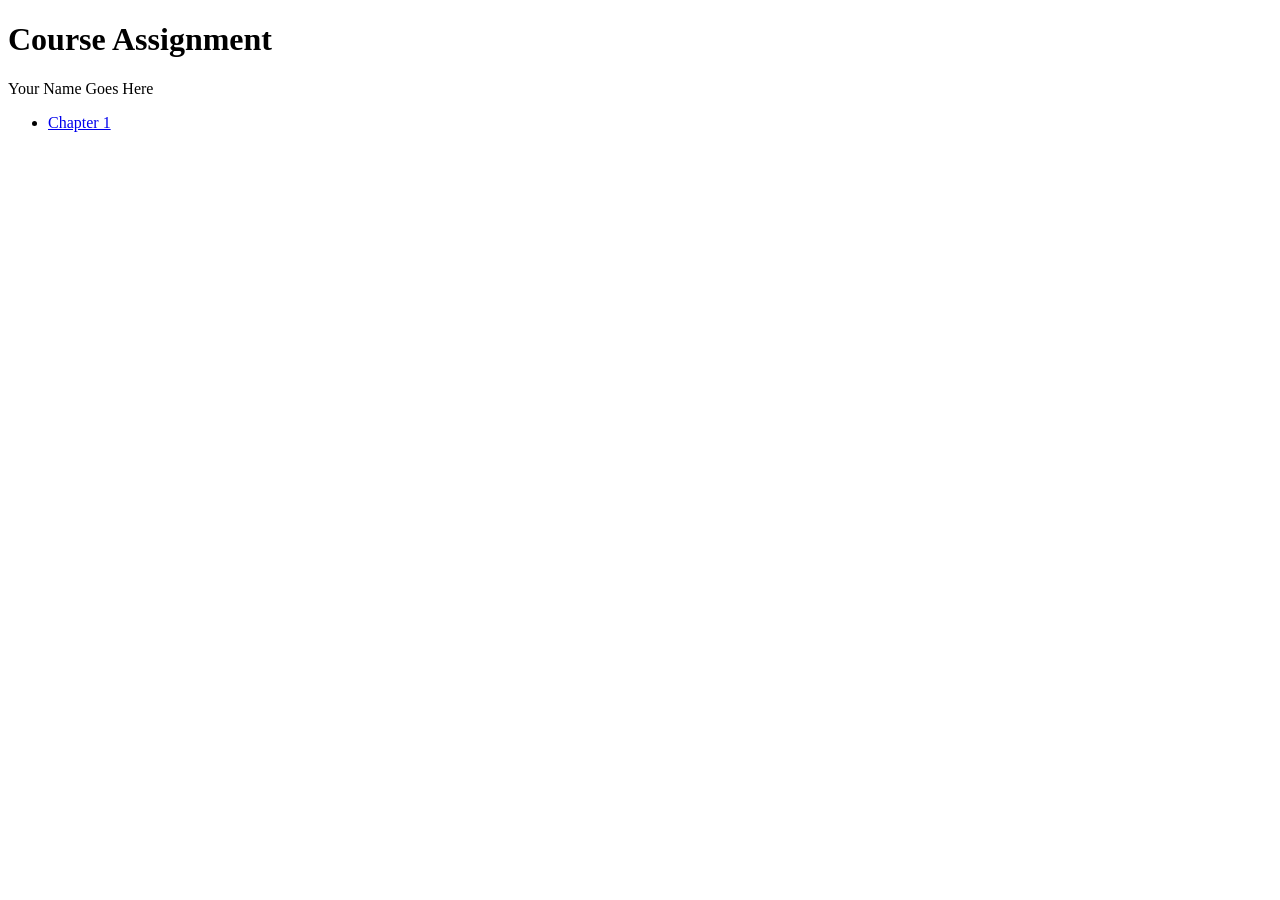
<file: index.html>
<!DOCTYPE html>
<html lang="en">
<head>
  <meta charset="UTF-8">
  <title>webd168 Assignment</title>
</head>
<body>
  <h1>Course Assignment</h1>
  <p>Your Name Goes Here</p>
  <main>
    <ul>
      <li><a href="chapter1/index.html">Chapter 1</a></li>
    </ul>
  </main>
</body>
</html>
</file>
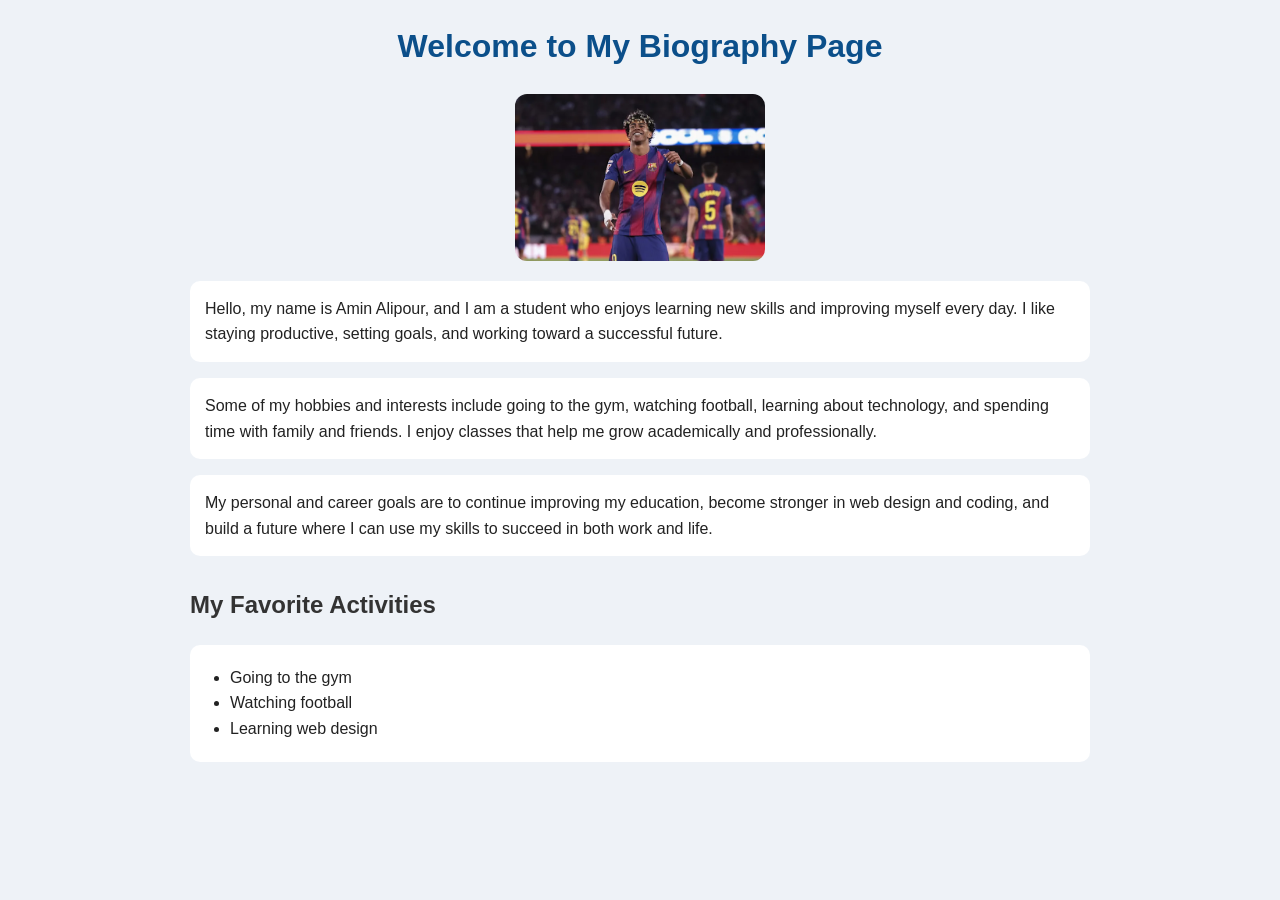
<file: lesson01/index.html>
<!DOCTYPE html>
<html lang="en">
<head>
  <meta charset="UTF-8">
  <meta name="viewport" content="width=device-width, initial-scale=1.0">
  <title>Amin Alipour Biography</title>
  <link rel="stylesheet" href="styles.css">
</head>
<body>

  <!-- Main Heading Section -->
  <h1>Welcome to My Biography Page</h1>

  <!-- Image Section -->
  <img src="bf549910c13a869b55d9756fc38dd91d.webp" alt="A soccer image representing one of my interests">

  <!-- About Me Section -->
  <p>
    Hello, my name is Amin Alipour, and I am a student who enjoys learning new skills and improving myself every day. I like staying productive, setting goals, and working toward a successful future.
  </p>

  <p>
    Some of my hobbies and interests include going to the gym, watching football, learning about technology, and spending time with family and friends. I enjoy classes that help me grow academically and professionally.
  </p>

  <p>
    My personal and career goals are to continue improving my education, become stronger in web design and coding, and build a future where I can use my skills to succeed in both work and life.
  </p>

  <!-- Favorite Activities Section -->
  <h2>My Favorite Activities</h2>
  <ul>
    <li>Going to the gym</li>
    <li>Watching football</li>
    <li>Learning web design</li>
  </ul>

</body>
</html>
</file>
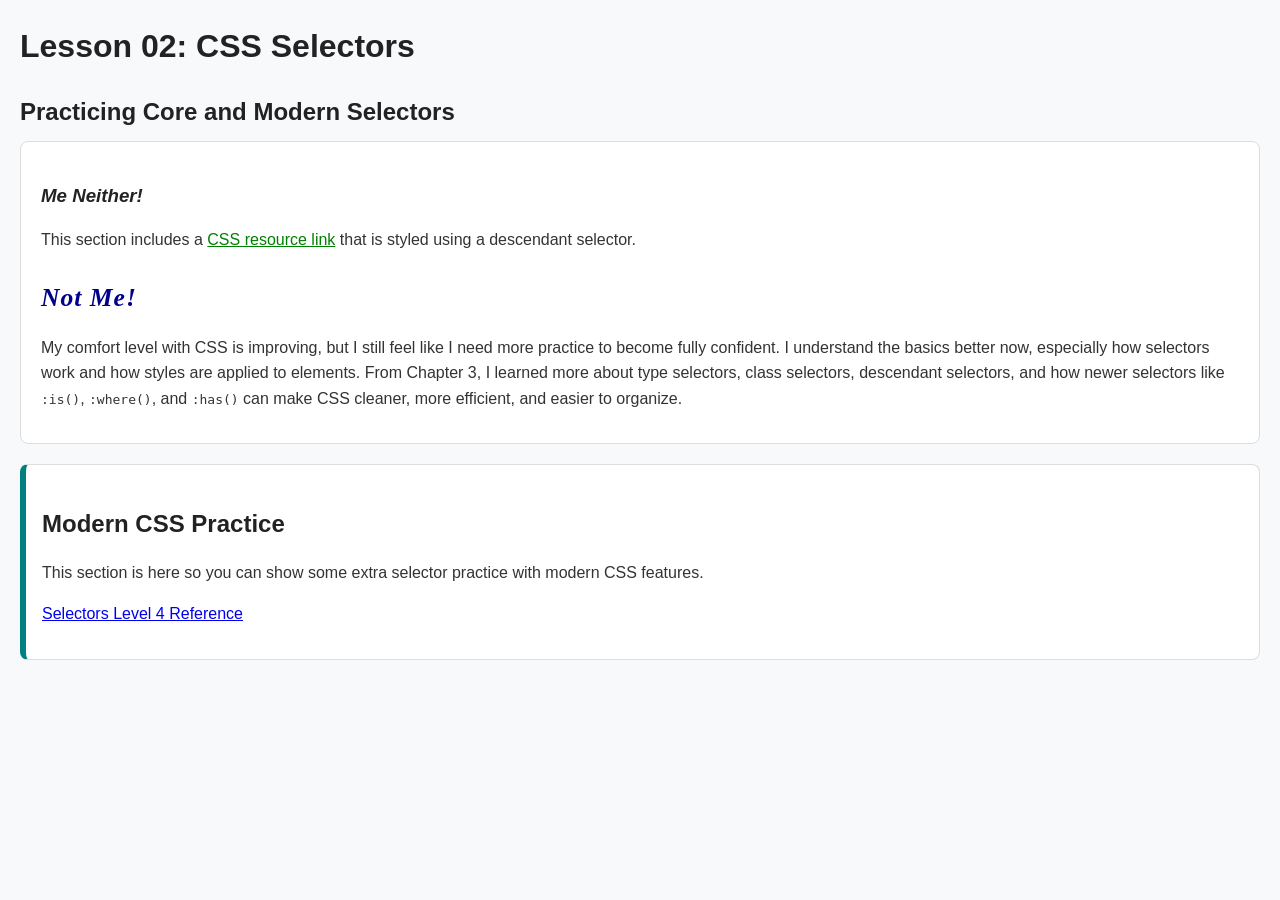
<file: lesson02/index.html>
<!DOCTYPE html>
<html lang="en">
<head>
  <meta charset="UTF-8" />
  <meta name="viewport" content="width=device-width, initial-scale=1.0" />
  <title>Lesson 02 - CSS Selectors</title>
  <link rel="stylesheet" href="styles.css" />
</head>
<body>
  <header>
    <h1>Lesson 02: CSS Selectors</h1>
    <h2>Practicing Core and Modern Selectors</h2>
  </header>

  <main>
    <article>
      <h3>Me Neither!</h3>
      <p>
        This section includes a
        <a href="https://developer.mozilla.org/en-US/docs/Web/CSS">CSS resource link</a>
        that is styled using a descendant selector.
      </p>

      <h3 class="not-me">Not Me!</h3>
      <p>
        My comfort level with CSS is improving, but I still feel like I need more practice to become fully confident. I understand the basics better now, especially how selectors work and how styles are applied to elements. From Chapter 3, I learned more about type selectors, class selectors, descendant selectors, and how newer selectors like <code>:is()</code>, <code>:where()</code>, and <code>:has()</code> can make CSS cleaner, more efficient, and easier to organize.
      </p>
    </article>

    <section class="card">
      <h2>Modern CSS Practice</h2>
      <p>
        This section is here so you can show some extra selector practice with
        modern CSS features.
      </p>
      <p>
        <a href="https://www.w3.org/TR/selectors-4/">Selectors Level 4 Reference</a>
      </p>
    </section>
  </main>
</body>
</html>
</file>
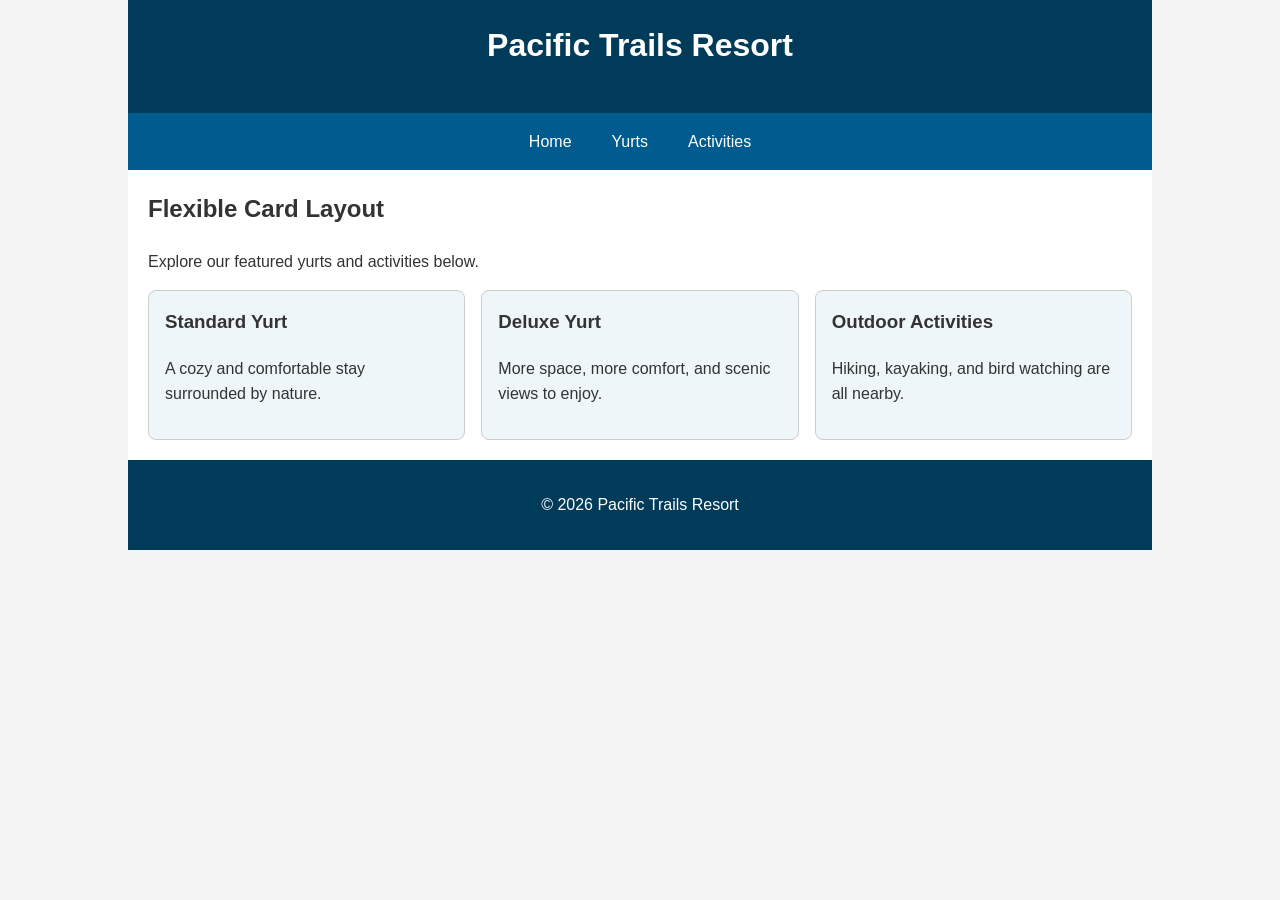
<file: lesson03-flexbox/index.html>
<!DOCTYPE html>
<html lang="en">
<head>
  <meta charset="UTF-8">
  <meta name="viewport" content="width=device-width, initial-scale=1.0">
  <title>Pacific Trails Resort :: Flexbox Cards</title>
  <link rel="stylesheet" href="styles.css">
</head>
<body>
  <div id="wrapper">
    <header>
      <h1>Pacific Trails Resort</h1>
    </header>

    <nav>
      <ul>
        <li><a href="index.html">Home</a></li>
        <li><a href="#yurts">Yurts</a></li>
        <li><a href="#activities">Activities</a></li>
      </ul>
    </nav>

    <main>
      <h2>Flexible Card Layout</h2>
      <p>Explore our featured yurts and activities below.</p>

      <div class="card-container">
        <div class="card" id="yurts">
          <h3>Standard Yurt</h3>
          <p>A cozy and comfortable stay surrounded by nature.</p>
        </div>

        <div class="card">
          <h3>Deluxe Yurt</h3>
          <p>More space, more comfort, and scenic views to enjoy.</p>
        </div>

        <div class="card" id="activities">
          <h3>Outdoor Activities</h3>
          <p>Hiking, kayaking, and bird watching are all nearby.</p>
        </div>
      </div>
    </main>

    <footer>
      <p>&copy; 2026 Pacific Trails Resort</p>
    </footer>
  </div>
</body>
</html>
</file>
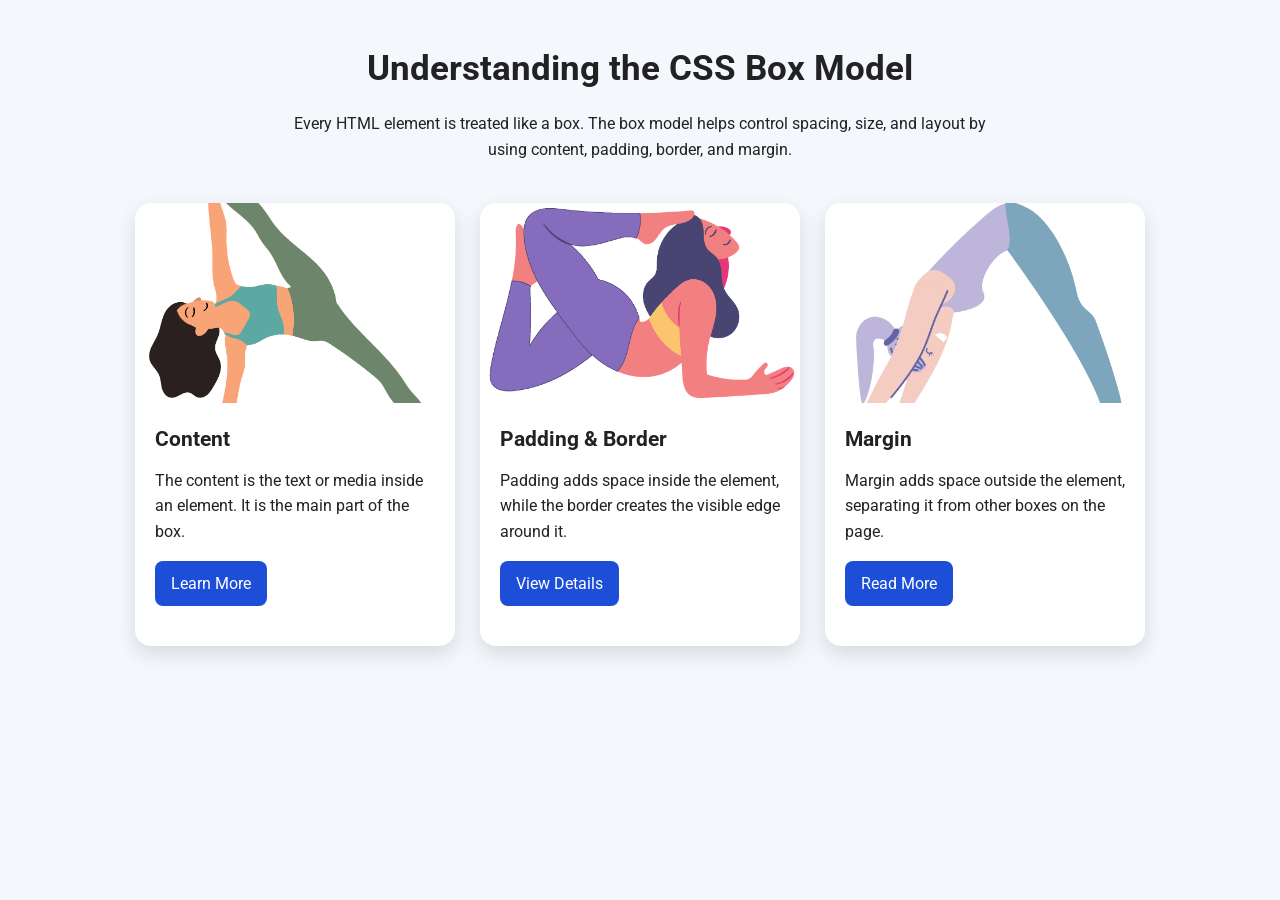
<file: lesson03/index.html>
<!DOCTYPE html>
<html lang="en">
<head>
  <meta charset="UTF-8">
  <meta name="viewport" content="width=device-width, initial-scale=1.0">
  <title>Lesson 03 - CSS Box Model</title>

  <link rel="preconnect" href="https://fonts.googleapis.com">
  <link rel="preconnect" href="https://fonts.gstatic.com" crossorigin>
  <link href="https://fonts.googleapis.com/css2?family=Roboto:wght@400;700&display=swap" rel="stylesheet">

  <link rel="stylesheet" href="styles.css">
</head>
<body>
  <div class="container">
    <header>
      <h1>Understanding the CSS Box Model</h1>
      <p class="intro">
        Every HTML element is treated like a box. The box model helps control spacing,
        size, and layout by using content, padding, border, and margin.
      </p>
    </header>

    <main class="card-wrapper">
      <section class="card">
        <div class="card-image"></div>
        <div class="card-content">
          <h2>Content</h2>
          <p>
            The content is the text or media inside an element. It is the main part of the box.
          </p>
          <a href="#">Learn More</a>
        </div>
      </section>

      <section class="card">
        <div class="card-image"></div>
        <div class="card-content">
          <h2>Padding & Border</h2>
          <p>
            Padding adds space inside the element, while the border creates the visible edge around it.
          </p>
          <a href="#">View Details</a>
        </div>
      </section>

      <section class="card">
        <div class="card-image"></div>
        <div class="card-content">
          <h2>Margin</h2>
          <p>
            Margin adds space outside the element, separating it from other boxes on the page.
          </p>
          <a href="#">Read More</a>
        </div>
      </section>
    </main>
  </div>
</body>
</html>
</file>
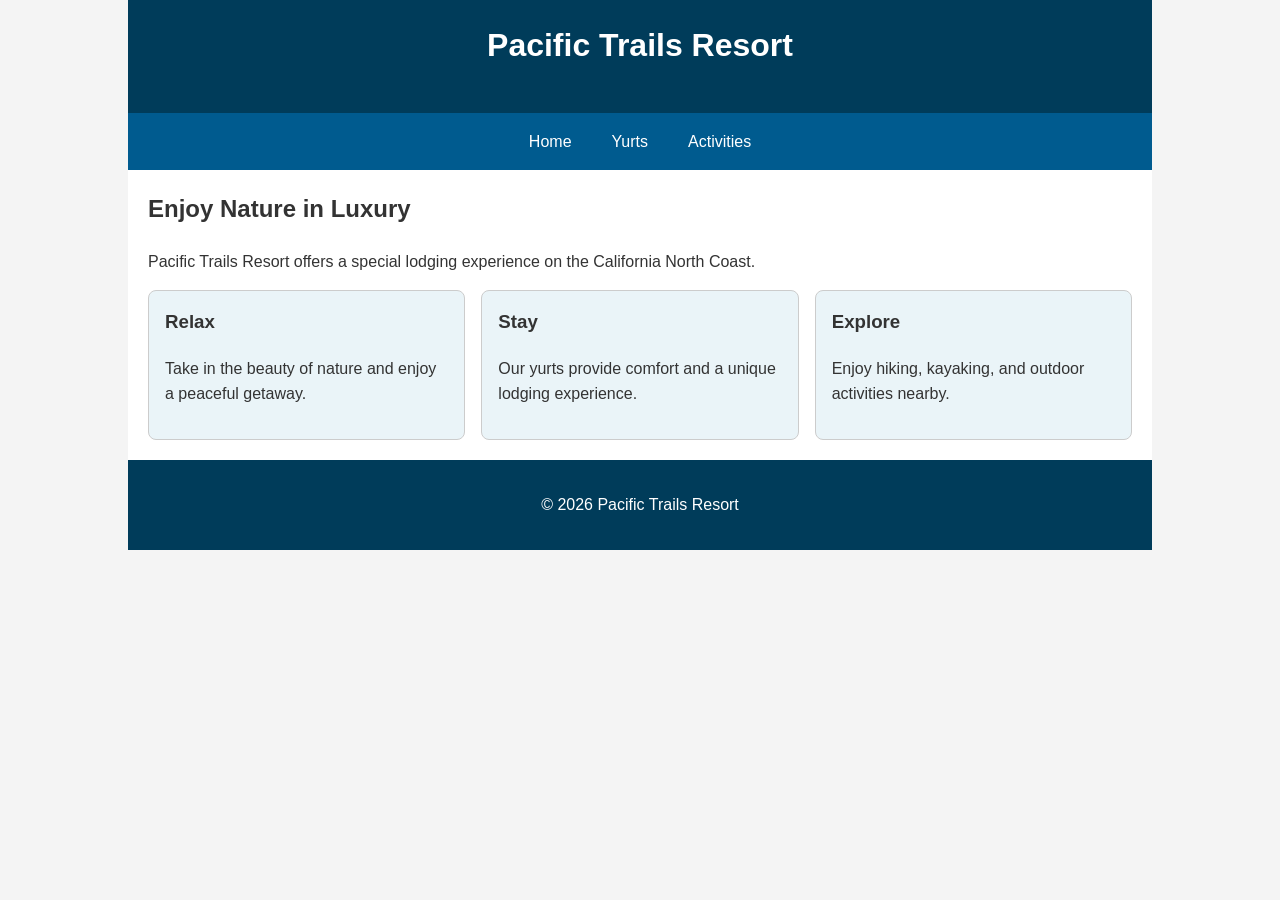
<file: lesson04/index.html>
<!DOCTYPE html>
<html lang="en">
<head>
  <meta charset="UTF-8">
  <meta name="viewport" content="width=device-width, initial-scale=1.0">
  <title>Pacific Trails Resort</title>
  <link rel="stylesheet" href="styles.css">
</head>
<body>
  <div id="wrapper">
    <header>
      <h1>Pacific Trails Resort</h1>
    </header>

    <nav>
      <ul>
        <li><a href="index.html">Home</a></li>
        <li><a href="yurts.html">Yurts</a></li>
        <li><a href="activities.html">Activities</a></li>
      </ul>
    </nav>

    <main>
      <h2>Enjoy Nature in Luxury</h2>
      <p>Pacific Trails Resort offers a special lodging experience on the California North Coast.</p>

      <div class="flex-container">
        <div class="flex-item">
          <h3>Relax</h3>
          <p>Take in the beauty of nature and enjoy a peaceful getaway.</p>
        </div>

        <div class="flex-item">
          <h3>Stay</h3>
          <p>Our yurts provide comfort and a unique lodging experience.</p>
        </div>

        <div class="flex-item">
          <h3>Explore</h3>
          <p>Enjoy hiking, kayaking, and outdoor activities nearby.</p>
        </div>
      </div>
    </main>

    <footer>
      <p>&copy; 2026 Pacific Trails Resort</p>
    </footer>
  </div>
</body>
</html>
</file>
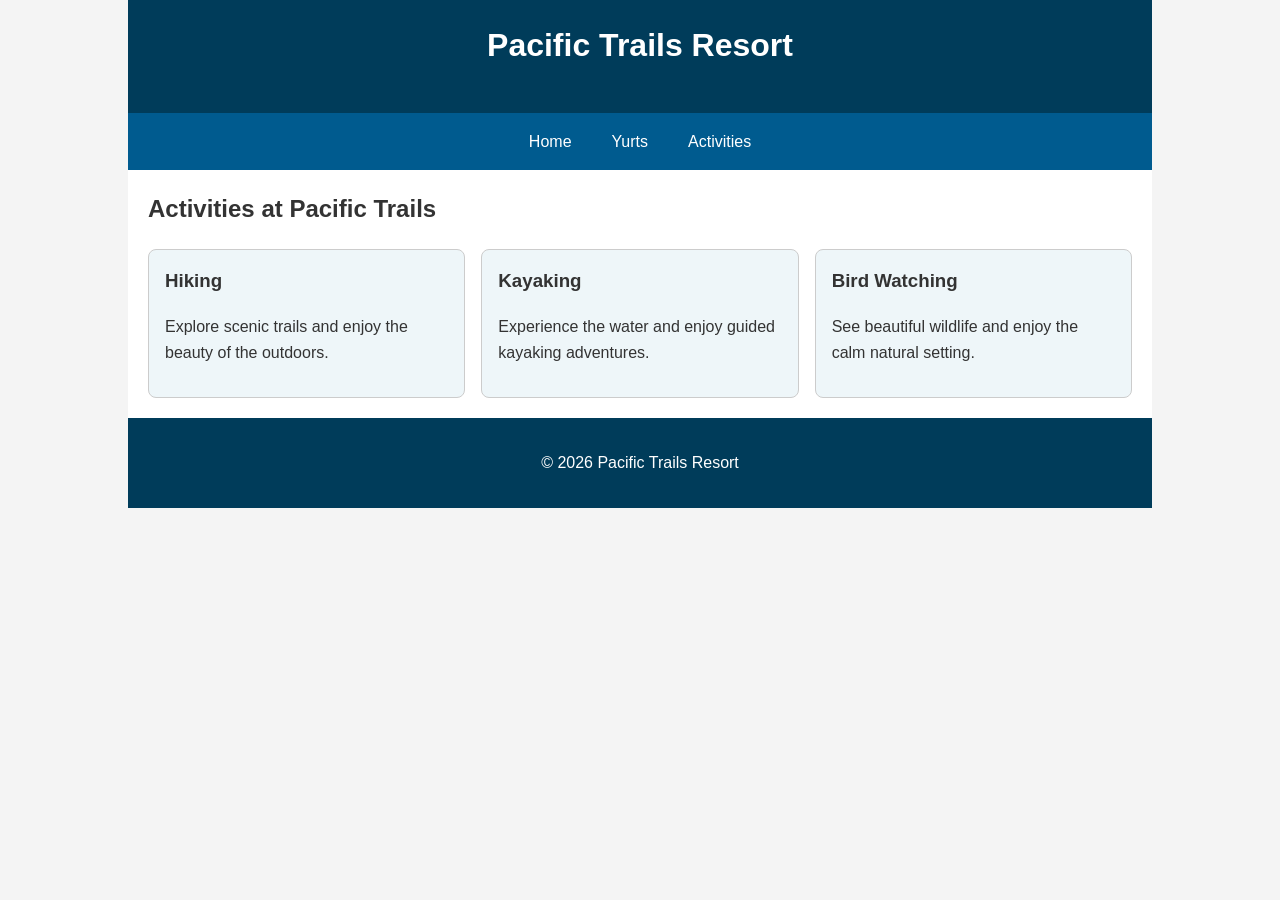
<file: lesson04/activities.html>
<!DOCTYPE html>
<html lang="en">
<head>
  <meta charset="UTF-8">
  <meta name="viewport" content="width=device-width, initial-scale=1.0">
  <title>Pacific Trails Resort :: Activities</title>
  <link rel="stylesheet" href="styles.css">
</head>
<body>
  <div id="wrapper">
    <header>
      <h1>Pacific Trails Resort</h1>
    </header>

    <nav>
      <ul>
        <li><a href="index.html">Home</a></li>
        <li><a href="yurts.html">Yurts</a></li>
        <li><a href="activities.html">Activities</a></li>
      </ul>
    </nav>

    <main>
      <h2>Activities at Pacific Trails</h2>

      <div class="card-container">
        <div class="card">
          <h3>Hiking</h3>
          <p>Explore scenic trails and enjoy the beauty of the outdoors.</p>
        </div>

        <div class="card">
          <h3>Kayaking</h3>
          <p>Experience the water and enjoy guided kayaking adventures.</p>
        </div>

        <div class="card">
          <h3>Bird Watching</h3>
          <p>See beautiful wildlife and enjoy the calm natural setting.</p>
        </div>
      </div>
    </main>

    <footer>
      <p>&copy; 2026 Pacific Trails Resort</p>
    </footer>
  </div>
</body>
</html>
</file>
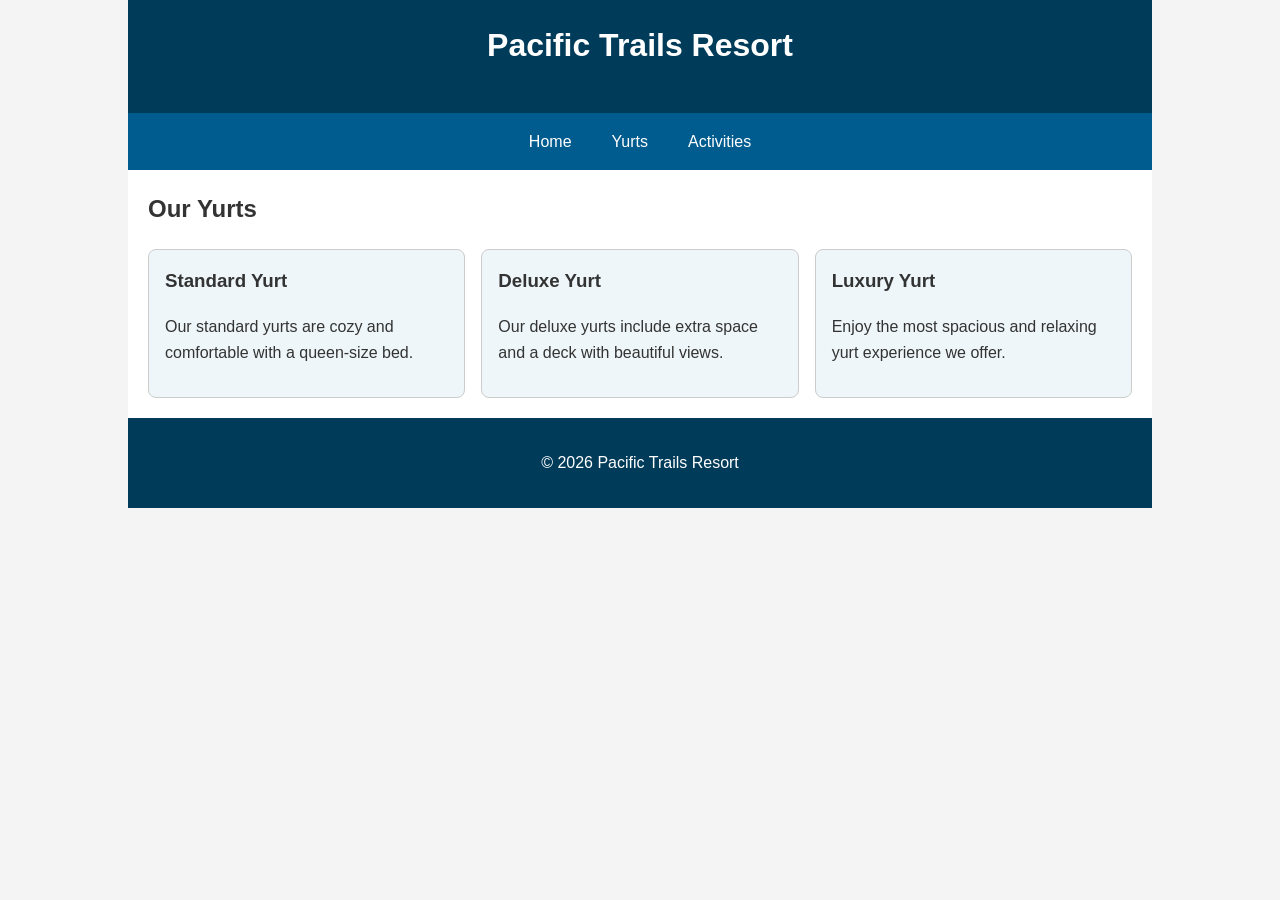
<file: lesson04/yurts.html>
<!DOCTYPE html>
<html lang="en">
<head>
  <meta charset="UTF-8">
  <meta name="viewport" content="width=device-width, initial-scale=1.0">
  <title>Pacific Trails Resort :: Yurts</title>
  <link rel="stylesheet" href="styles.css">
</head>
<body>
  <div id="wrapper">
    <header>
      <h1>Pacific Trails Resort</h1>
    </header>

    <nav>
      <ul>
        <li><a href="index.html">Home</a></li>
        <li><a href="yurts.html">Yurts</a></li>
        <li><a href="activities.html">Activities</a></li>
      </ul>
    </nav>

    <main>
      <h2>Our Yurts</h2>

      <div class="card-container">
        <div class="card">
          <h3>Standard Yurt</h3>
          <p>Our standard yurts are cozy and comfortable with a queen-size bed.</p>
        </div>

        <div class="card">
          <h3>Deluxe Yurt</h3>
          <p>Our deluxe yurts include extra space and a deck with beautiful views.</p>
        </div>

        <div class="card">
          <h3>Luxury Yurt</h3>
          <p>Enjoy the most spacious and relaxing yurt experience we offer.</p>
        </div>
      </div>
    </main>

    <footer>
      <p>&copy; 2026 Pacific Trails Resort</p>
    </footer>
  </div>
</body>
</html>
</file>
<file: lesson01/styles.css>
body {
  font-family: Arial, sans-serif;
  background-color: #eef2f7;
  color: #222;
  margin: 20px;
  max-width: 900px;
  margin-left: auto;
  margin-right: auto;
  line-height: 1.6;
}

h1 {
  text-align: center;
  color: #0b4f8a;
}

h2 {
  color: #333;
  margin-top: 30px;
}

img {
  display: block;
  width: 250px;
  margin: 20px auto;
  border-radius: 12px;
}

p {
  background-color: white;
  padding: 15px;
  border-radius: 10px;
  margin-bottom: 15px;
}

ul {
  background-color: white;
  padding: 20px 40px;
  border-radius: 10px;
}
</file>
<file: lesson02/styles.css>
/* Headings selector updated to :is() */
:is(h1, h2, h3) {
  font-family: Arial, Helvetica, sans-serif;
  margin-bottom: 10px;
  color: #222;
}

/* Hyperlink styled green using descendant selector */
article a {
  color: green;
}

/* Apply italic styling to all h3 elements */
h3 {
  font-style: italic;
}

/* Custom class styling for the "Not Me!" heading */
.not-me {
  color: darkblue;
  font-family: Georgia, "Times New Roman", serif;
  font-size: 1.6rem;
  letter-spacing: 1px;
}

/* Extra page styling */
body {
  font-family: Arial, sans-serif;
  line-height: 1.6;
  margin: 20px;
  background-color: #f8f9fa;
  color: #333;
}

article,
.card {
  background: white;
  padding: 20px;
  margin-bottom: 20px;
  border: 1px solid #ddd;
  border-radius: 8px;
}

/* Optional modern selector examples */
:where(article, .card) p {
  margin-bottom: 12px;
}

.card:has(a) {
  border-left: 6px solid teal;
  padding-left: 16px;
}
</file>
<file: lesson03-flexbox/styles.css>
* {
  box-sizing: border-box;
}

body {
  margin: 0;
  font-family: Arial, sans-serif;
  line-height: 1.6;
  background-color: #f4f4f4;
  color: #333;
}

#wrapper {
  width: 80%;
  max-width: 75rem;
  margin: 0 auto;
  background-color: #ffffff;
}

header {
  background-color: #003c5a;
  color: white;
  text-align: center;
  padding: 1.25rem;
}

nav {
  background-color: #005b8f;
}

nav ul {
  list-style: none;
  margin: 0;
  padding: 0;
  display: flex;
  flex-wrap: wrap;
  justify-content: center;
}

nav li {
  margin: 0;
}

nav a {
  display: block;
  color: white;
  text-decoration: none;
  padding: 1rem 1.25rem;
}

nav a:hover {
  background-color: #0077b6;
}

main {
  padding: 1.25rem;
}

h1, h2, h3 {
  margin-top: 0;
}

.card-container {
  display: flex;
  flex-wrap: wrap;
  gap: 1rem;
  justify-content: center;
}

.card {
  flex: 1 1 18.75rem;
  background-color: #eef6f9;
  border: 0.0625rem solid #ccc;
  border-radius: 0.5rem;
  padding: 1rem;
}

footer {
  background-color: #003c5a;
  color: white;
  text-align: center;
  padding: 1rem;
}

@media (max-width: 48rem) {
  #wrapper {
    width: 90%;
  }

  .card {
    flex: 1 1 100%;
  }
}

@media (max-width: 37.5rem) {
  nav ul {
    flex-direction: column;
    align-items: center;
  }

  nav a {
    width: 100%;
    text-align: center;
  }

  main {
    padding: 1rem;
  }
}
</file>
<file: lesson03/styles.css>
* {
  margin: 0;
  padding: 0;
  box-sizing: border-box;
}

body {
  font-family: 'Roboto', sans-serif;
  background-color: #f4f7fb;
  color: #222;
  line-height: 1.6;
  padding: 40px 20px;
}

.container {
  max-width: 1100px;
  margin: 0 auto;
}

header {
  text-align: center;
  margin-bottom: 40px;
}

h1 {
  font-size: 2.2rem;
  margin-bottom: 15px;
}

.intro {
  max-width: 700px;
  margin: 0 auto;
  font-size: 1rem;
}

.card-wrapper {
  display: flex;
  gap: 25px;
  flex-wrap: wrap;
  justify-content: center;
}

.card {
  background-color: #ffffff;
  width: 320px;
  border-radius: 16px;
  overflow: hidden;
  box-shadow: 0 8px 20px rgba(0, 0, 0, 0.12);
  padding-bottom: 20px;
}

.card-image {
  height: 200px;
  background-size: cover;
  background-position: center;
  background-repeat: no-repeat;
}

.card-content {
  padding: 20px;
}

.card-content h2 {
  margin-bottom: 12px;
  font-size: 1.3rem;
}

.card-content p {
  margin-bottom: 16px;
}

.card-content a {
  display: inline-block;
  text-decoration: none;
  background-color: #1d4ed8;
  color: white;
  padding: 10px 16px;
  border-radius: 8px;
}

.card-content a:hover {
  background-color: #163ea8;
}

.card:first-of-type .card-image {
  background-image: url("images/card1.jpg.png");
}

.card:nth-of-type(2) .card-image {
  background-image: url("images/card2.jpg.png");
}

.card:last-of-type .card-image {
  background-image: url("images/card3.jpg.png");
}
</file>
<file: lesson04/styles.css>
* {
  box-sizing: border-box;
}

body {
  margin: 0;
  font-family: Arial, sans-serif;
  line-height: 1.6;
  background-color: #f4f4f4;
  color: #333;
}

#wrapper {
  width: 80%;
  max-width: 75rem;
  margin: 0 auto;
  background-color: #ffffff;
}

header {
  background-color: #003c5a;
  color: white;
  text-align: center;
  padding: 1.25rem;
}

nav {
  background-color: #005b8f;
}

nav ul {
  list-style: none;
  margin: 0;
  padding: 0;
  display: flex;
  flex-wrap: wrap;
  justify-content: center;
}

nav li {
  margin: 0;
}

nav a {
  display: block;
  color: white;
  text-decoration: none;
  padding: 1rem 1.25rem;
}

nav a:hover {
  background-color: #0077b6;
}

main {
  padding: 1.25rem;
}

h1, h2, h3 {
  margin-top: 0;
}

.flex-container {
  display: flex;
  flex-wrap: wrap;
  gap: 1rem;
}

.flex-item {
  flex: 1 1 15rem;
  background-color: #eaf4f8;
  border: 0.0625rem solid #ccc;
  border-radius: 0.5rem;
  padding: 1rem;
}

.card-container {
  display: flex;
  flex-wrap: wrap;
  gap: 1rem;
  justify-content: center;
}

.card {
  flex: 1 1 18.75rem;
  background-color: #eef6f9;
  border: 0.0625rem solid #ccc;
  border-radius: 0.5rem;
  padding: 1rem;
}

footer {
  background-color: #003c5a;
  color: white;
  text-align: center;
  padding: 1rem;
}

@media (max-width: 48rem) {
  #wrapper {
    width: 90%;
  }

  .flex-item,
  .card {
    flex: 1 1 100%;
  }
}

@media (max-width: 37.5rem) {
  nav ul {
    flex-direction: column;
    align-items: center;
  }

  nav a {
    width: 100%;
    text-align: center;
  }

  main {
    padding: 1rem;
  }
}
</file>
